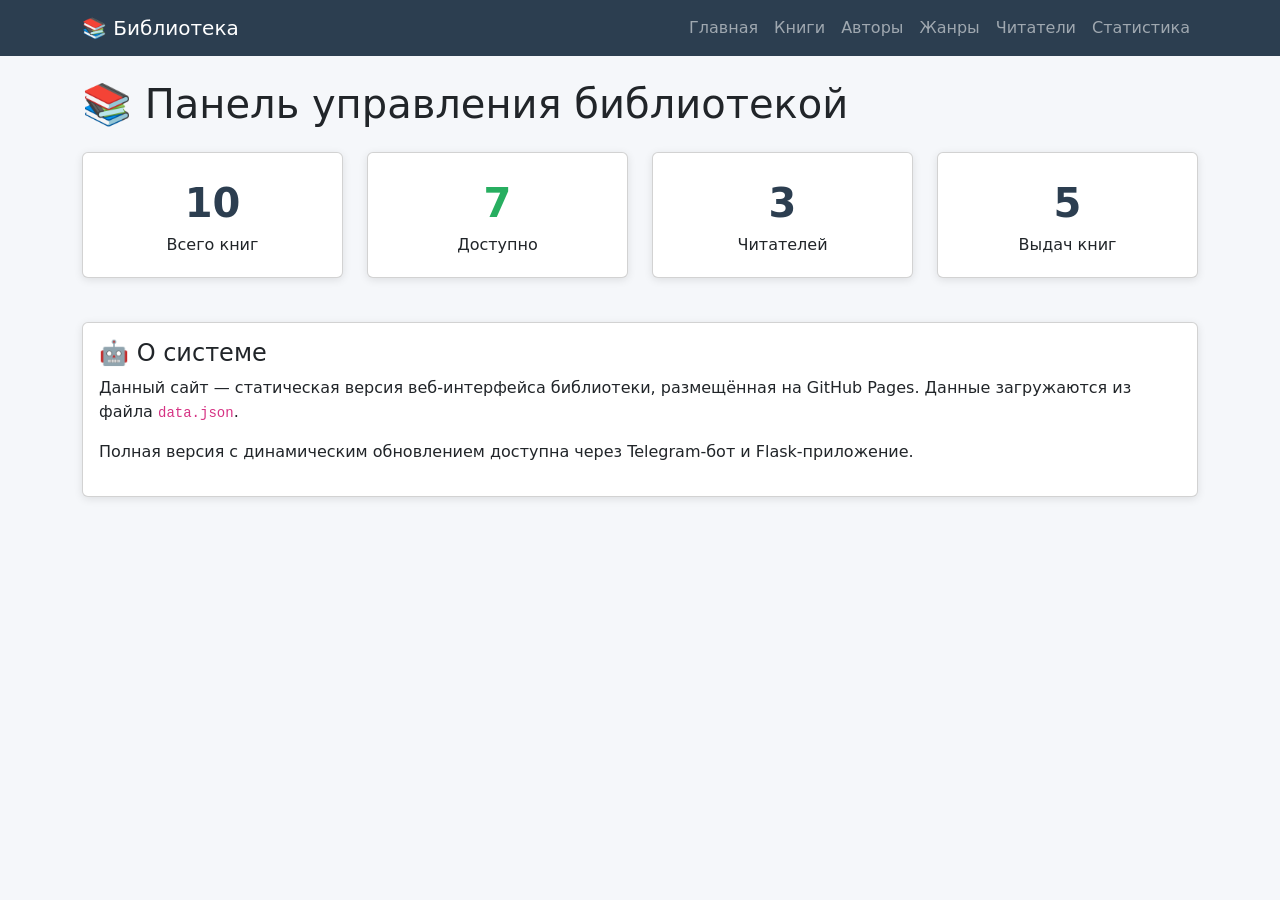
<file: index.html>
<!DOCTYPE html>
<html lang="ru">
<head>
    <meta charset="UTF-8">
    <meta name="viewport" content="width=device-width, initial-scale=1.0">
    <title>Библиотека — Главная</title>
    <link href="https://cdn.jsdelivr.net/npm/bootstrap@5.3.0/dist/css/bootstrap.min.css" rel="stylesheet">
    <link rel="stylesheet" href="css/style.css">
</head>
<body>
    <nav class="navbar navbar-expand-lg navbar-dark">
        <div class="container">
            <a class="navbar-brand" href="index.html">📚 Библиотека</a>
            <div class="navbar-nav">
                <a class="nav-link" href="index.html">Главная</a>
                <a class="nav-link" href="books.html">Книги</a>
                <a class="nav-link" href="authors.html">Авторы</a>
                <a class="nav-link" href="genres.html">Жанры</a>
                <a class="nav-link" href="readers.html">Читатели</a>
                <a class="nav-link" href="stats.html">Статистика</a>
            </div>
        </div>
    </nav>

    <div class="container mt-4">
        <h1 class="mb-4">📚 Панель управления библиотекой</h1>

        <div class="row" id="stats-container">
            <!-- Данные загружаются из data.json через JS -->
        </div>

        <div class="card mt-4">
            <div class="card-body">
                <h4>🤖 О системе</h4>
                <p>Данный сайт — статическая версия веб-интерфейса библиотеки, 
                   размещённая на GitHub Pages. Данные загружаются из файла <code>data.json</code>.</p>
                <p>Полная версия с динамическим обновлением доступна через Telegram-бот 
                   и Flask-приложение.</p>
            </div>
        </div>
    </div>

    <script src="js/main.js"></script>
</body>
</html>
</file>
<file: css/style.css>
body {
    background-color: #f5f7fa;
}

.navbar {
    background-color: #2c3e50 !important;
}

.card {
    box-shadow: 0 2px 8px rgba(0,0,0,0.1);
    margin-bottom: 20px;
}

.stat-card {
    text-align: center;
    padding: 20px;
}

.stat-number {
    font-size: 2.5rem;
    font-weight: bold;
    color: #2c3e50;
}

.nav-link.active {
    font-weight: bold;
    text-decoration: underline;
}
</file>
